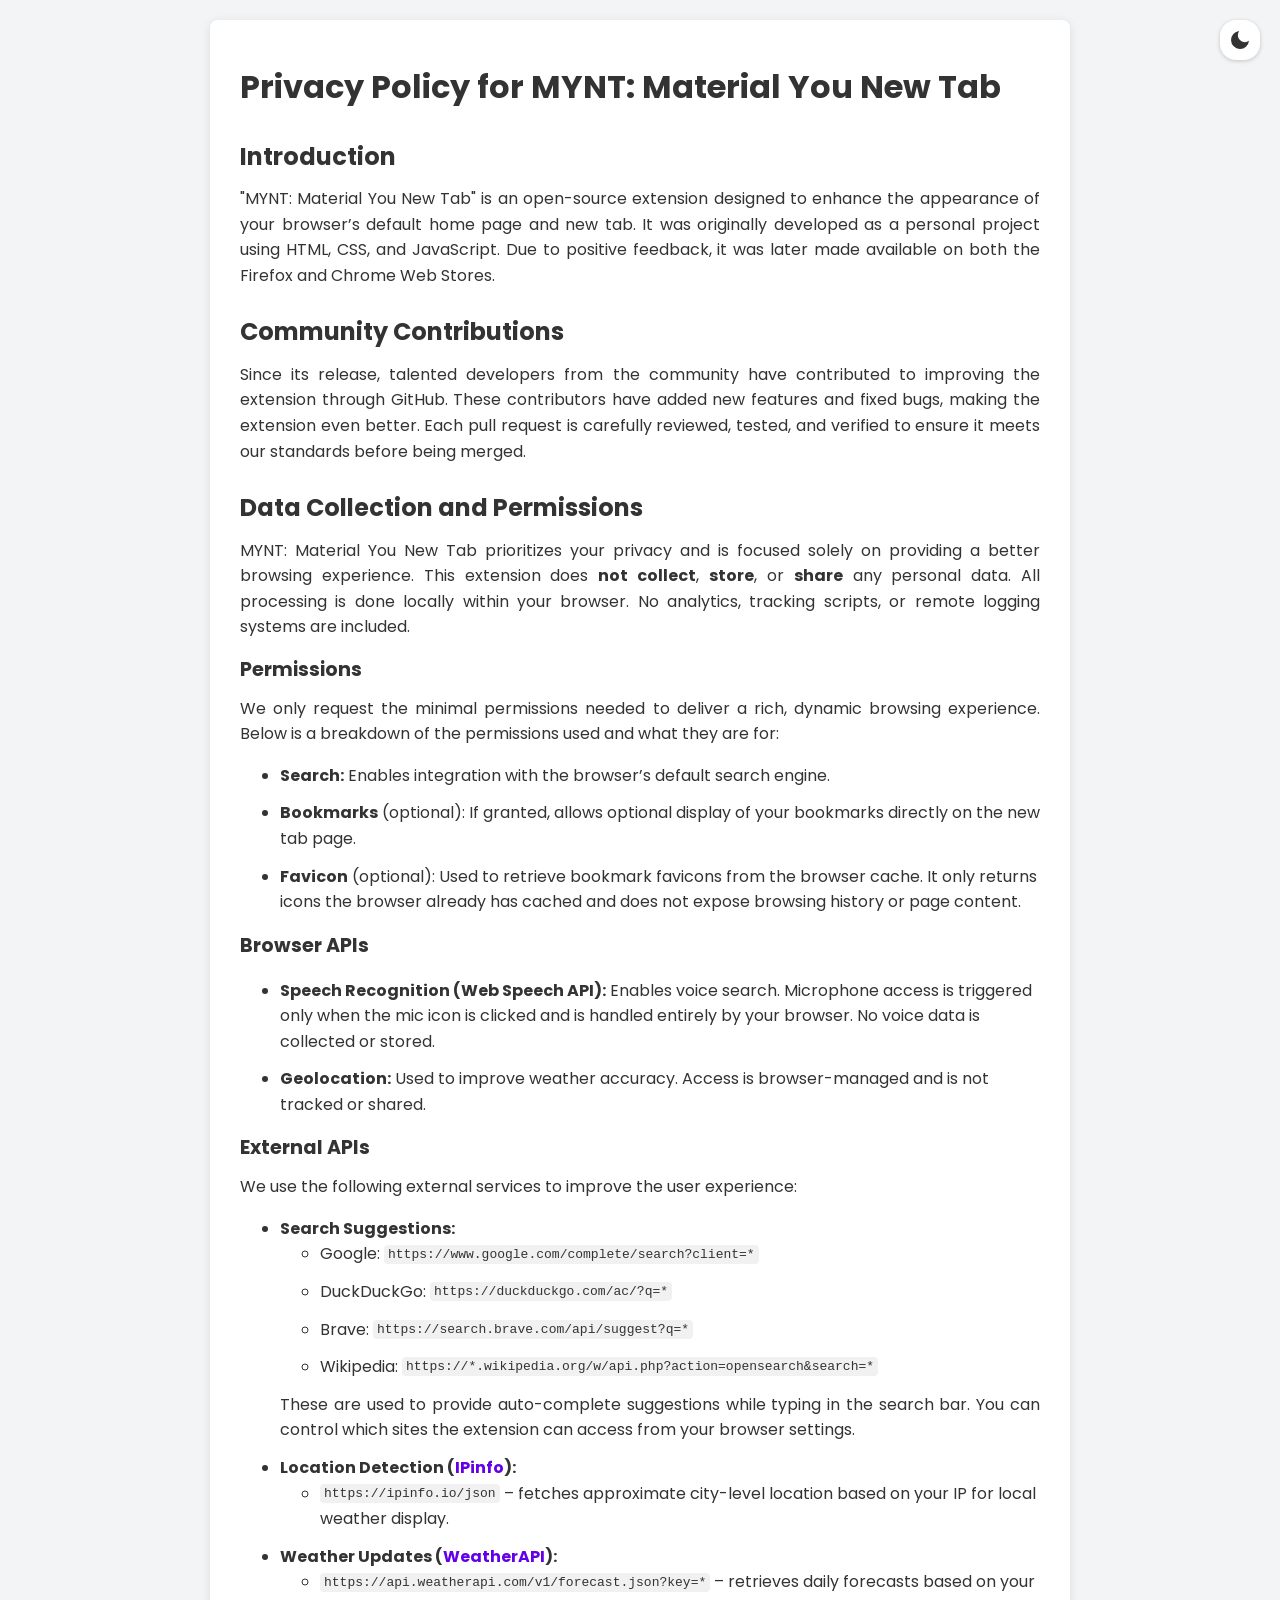
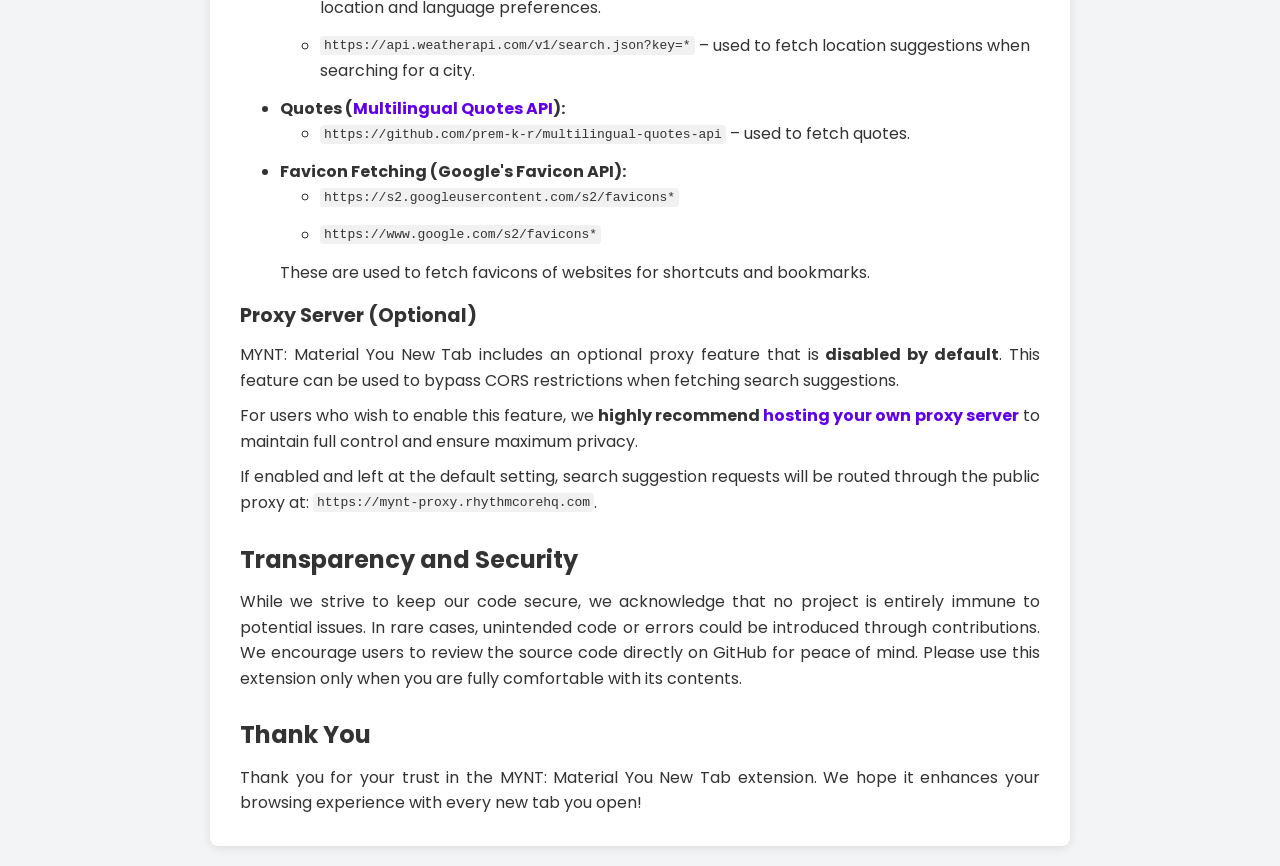
<file: privacy-policy.html>
<!DOCTYPE html>
<html lang="en">

<head>
    <meta charset="UTF-8">
    <meta name="viewport" content="width=device-width, initial-scale=1.0">
    <title>Privacy Policy for MYNT</title>
    <link href="favicon/icon128.png" rel="icon">
    <link href="https://fonts.googleapis.com/css2?family=Poppins:wght@400;600&display=swap" rel="stylesheet">
    <style>
        body {
            font-family: 'Poppins', sans-serif;
            background-color: #f3f4f6;
            color: #333;
            margin: 0;
            padding: 20px;
            line-height: 1.6;
            transition: background 0.3s, color 0.3s;
        }

        .container {
            max-width: 800px;
            margin: auto;
            background: white;
            padding: 20px 30px;
            border-radius: 8px;
            box-shadow: 0 2px 10px rgba(0, 0, 0, 0.1);
            transition: background 0.3s, color 0.3s;
        }

        h1 {
            font-size: 2rem;
            margin-bottom: 10px;
        }

        h2 {
            font-size: 1.5rem;
            margin-top: 25px;
            margin-bottom: 10px;
        }

        h3 {
            font-size: 1.2rem;
            margin-top: 15px;
            margin-bottom: 5px;
        }

        p {
            margin: 10px 0;
            text-align: justify;
        }

        li {
            margin-bottom: 12px;
        }

        a {
            color: #6200ea;
            text-decoration: none;
        }

        a:hover {
            text-decoration: underline;
        }

        code {
            word-break: break-word;
            white-space: pre-wrap;
            overflow-wrap: anywhere;
            background-color: #f1f1f1;
            padding: 2px 4px;
            border-radius: 4px;
            max-width: 100%;
            vertical-align: middle;
        }

        /* Dark mode styles */
        body.dark-mode {
            background-color: #181a20;
            color: #e0e0e0;
        }

        .container.dark-mode {
            background: #23262f;
            color: #e0e0e0;
            box-shadow: 0 2px 10px rgba(0, 0, 0, 0.4);
        }

        body.dark-mode a {
            color: #bb86fc;
        }

        body.dark-mode code {
            background-color: #23262f;
            color: #bb86fc;
        }

        .dark-mode-toggle {
            position: absolute;
            top: 20px;
            right: 20px;
            background: #fff;
            color: #333;
            border: none;
            border-radius: 16px;
            padding: 8px;
            display: inline-flex;
            align-items: center;
            justify-content: center;
            font-size: 1rem;
            cursor: pointer;
            box-shadow: 0 1px 4px rgba(0, 0, 0, 0.2);
            transition: background 0.3s, color 0.3s;
            z-index: 10;
        }

        .dark-mode-toggle:hover svg {
            transform: scale(1.02);
        }

        body.dark-mode .dark-mode-toggle {
            background: #23262f;
            color: #e0e0e0;
            border: 1px solid #444;
        }
    </style>
</head>

<body>

    <button class="dark-mode-toggle" id="darkModeToggle">
        <svg width="24" height="24" viewBox="0 0 24 24" xmlns="http://www.w3.org/2000/svg">
            <path id="iconPath" d="" fill="currentColor" />
        </svg>
    </button>

    <div class="container" id="mainContainer">
        <h1>Privacy Policy for MYNT: Material You New Tab</h1>

        <h2>Introduction</h2>
        <p>"MYNT: Material You New Tab" is an open-source extension designed to enhance the appearance of your browser’s
            default home page and new tab. It was originally developed as a personal project using HTML, CSS, and
            JavaScript. Due to positive feedback, it was later made available on both the Firefox and Chrome Web Stores.
        </p>

        <h2>Community Contributions</h2>
        <p>Since its release, talented developers from the community have contributed to improving the extension through
            GitHub. These contributors have added new features and fixed bugs, making the extension even better. Each
            pull request is carefully reviewed, tested, and verified to ensure it meets our standards before being
            merged.
        </p>

        <h2>Data Collection and Permissions</h2>
        <p>MYNT: Material You New Tab prioritizes your privacy and is focused solely on providing a better browsing
            experience. This extension does <strong>not collect</strong>, <strong>store</strong>, or
            <strong>share</strong> any personal data. All processing is done locally within your browser. No analytics,
            tracking scripts, or remote logging systems are included.
        </p>

        <h3>Permissions</h3>
        <p> We only request the minimal permissions needed to deliver a rich, dynamic browsing experience. Below is a
            breakdown of the permissions used and what they are for:</p>

        <ul>
            <li><strong>Search:</strong> Enables integration with the browser’s default search engine.</li>
            <li><strong>Bookmarks</strong> (optional): If granted, allows optional display of your bookmarks directly on
                the new tab page.</li>
            <li><strong>Favicon</strong> (optional): Used to retrieve bookmark favicons from the browser cache. It only
                returns icons the browser already has cached and does not expose browsing history or page content.</li>
        </ul>

        <h3>Browser APIs</h3>
        <ul>
            <li><strong>Speech Recognition (Web Speech API):</strong> Enables voice search. Microphone access is
                triggered only when the mic icon is clicked and is handled entirely by your browser. No voice data is
                collected or stored.</li>
            <li><strong>Geolocation:</strong> Used to improve weather accuracy. Access is browser-managed and is not
                tracked or shared.</li>
        </ul>

        <h3>External APIs</h3>
        <p>We use the following external services to improve the user experience:</p>
        <ul>
            <li><strong>Search Suggestions:</strong>
                <ul>
                    <li>Google: <code>https://www.google.com/complete/search?client=*</code></li>
                    <li>DuckDuckGo: <code>https://duckduckgo.com/ac/?q=*</code></li>
                    <li>Brave: <code>https://search.brave.com/api/suggest?q=*</code></li>
                    <li>Wikipedia: <code>https://*.wikipedia.org/w/api.php?action=opensearch&search=*</code></li>
                </ul>
                <p>These are used to provide auto-complete suggestions while typing in the search bar. You can control
                    which sites the extension can access from your browser settings.</p>
            </li>

            <li><strong>Location Detection (<a href="https://ipinfo.io/" target="_blank">IPinfo</a>):</strong>
                <ul>
                    <li><code>https://ipinfo.io/json</code> – fetches approximate city-level location based on your IP
                        for local weather display.</li>
                </ul>
            </li>

            <li><strong>Weather Updates (<a href="https://www.weatherapi.com/" target="_blank">WeatherAPI</a>):</strong>
                <ul>
                    <li><code>https://api.weatherapi.com/v1/forecast.json?key=*</code> – retrieves daily forecasts based
                        on your location and language preferences.</li>

                    <li><code>https://api.weatherapi.com/v1/search.json?key=*</code> – used to fetch location
                        suggestions when searching for a city.</li>
                </ul>
            </li>

            <li><strong>Quotes (<a href="https://github.com/prem-k-r/multilingual-quotes-api"
                        target="_blank">Multilingual Quotes API</a>):</strong>
                <ul>
                    <li><code>https://github.com/prem-k-r/multilingual-quotes-api</code> – used to fetch quotes.
                    </li>
                </ul>
            </li>

            <li><strong>Favicon Fetching (Google's Favicon API):</strong>
                <ul>
                    <li><code>https://s2.googleusercontent.com/s2/favicons*</code></li>
                    <li><code>https://www.google.com/s2/favicons*</code></li>
                </ul>
                These are used to fetch favicons of websites for shortcuts and bookmarks.
            </li>
        </ul>

        <h3>Proxy Server (Optional)</h3>
        <p>
            MYNT: Material You New Tab includes an optional proxy feature that is <strong>disabled by default</strong>.
            This feature can be used to bypass CORS restrictions when fetching search suggestions.
        </p>
        <p>
            For users who wish to enable this feature, we <strong>highly recommend <a
                    href="https://github.com/Minuga-RC/MYNT-CORS-Bypass-Proxy" target="_blank">hosting your own
                    proxy server</a></strong> to maintain full control and ensure maximum privacy.
        </p>
        <p>
            If enabled and left at the default setting, search suggestion requests will be routed through the public
            proxy at: <code>https://mynt-proxy.rhythmcorehq.com</code>.
        </p>

        <h2>Transparency and Security</h2>
        <p>While we strive to keep our code secure, we acknowledge that no project is entirely immune to potential
            issues. In rare cases, unintended code or errors could be introduced through contributions. We encourage
            users to review the source code directly on GitHub for peace of mind. Please use this extension only when
            you are fully comfortable with its contents.</p>

        <h2>Thank You</h2>
        <p>Thank you for your trust in the MYNT: Material You New Tab extension. We hope it enhances your browsing
            experience with every new tab you open!</p>

    </div>


    <script>
        // Dark mode toggle logic
        const toggleBtn = document.getElementById('darkModeToggle');
        const container = document.getElementById('mainContainer');
        const iconPath = document.getElementById('iconPath');
        let isDark = localStorage.getItem('mynt-dark-mode');

        // SVG paths
        const moonPath = "M21 12.79A9 9 0 1 1 11.21 3 7 7 0 0 0 21 12.79z";
        const sunPath = "M11 4V1h2v3zm0 19v-3h2v3zm9-10v-2h3v2zM1 13v-2h3v2zm17.7-6.3l-1.4-1.4l1.75-1.8l1.45 1.45zM4.95 20.5L3.5 19.05l1.8-1.75l1.4 1.4zm14.1 0l-1.75-1.8l1.4-1.4l1.8 1.75zM5.3 6.7L3.5 4.95L4.95 3.5L6.7 5.3zM12 18q-2.5 0-4.25-1.75T6 12t1.75-4.25T12 6t4.25 1.75T18 12t-1.75 4.25T12 18";

        function setDarkMode(isDark) {
            document.body.classList.toggle('dark-mode', isDark);
            container.classList.toggle('dark-mode', isDark);
            iconPath.setAttribute('d', isDark ? sunPath : moonPath);
            localStorage.setItem('mynt-dark-mode', isDark);
        }

        // Determine initial state
        if (isDark === null) {
            isDark = window.matchMedia('(prefers-color-scheme: dark)').matches;
        } else {
            isDark = isDark === 'true';
        }

        setDarkMode(isDark);

        toggleBtn.addEventListener('click', () => {
            const newDarkState = !document.body.classList.contains('dark-mode');
            setDarkMode(newDarkState);
        });
    </script>
</body>

</html>
</file>
